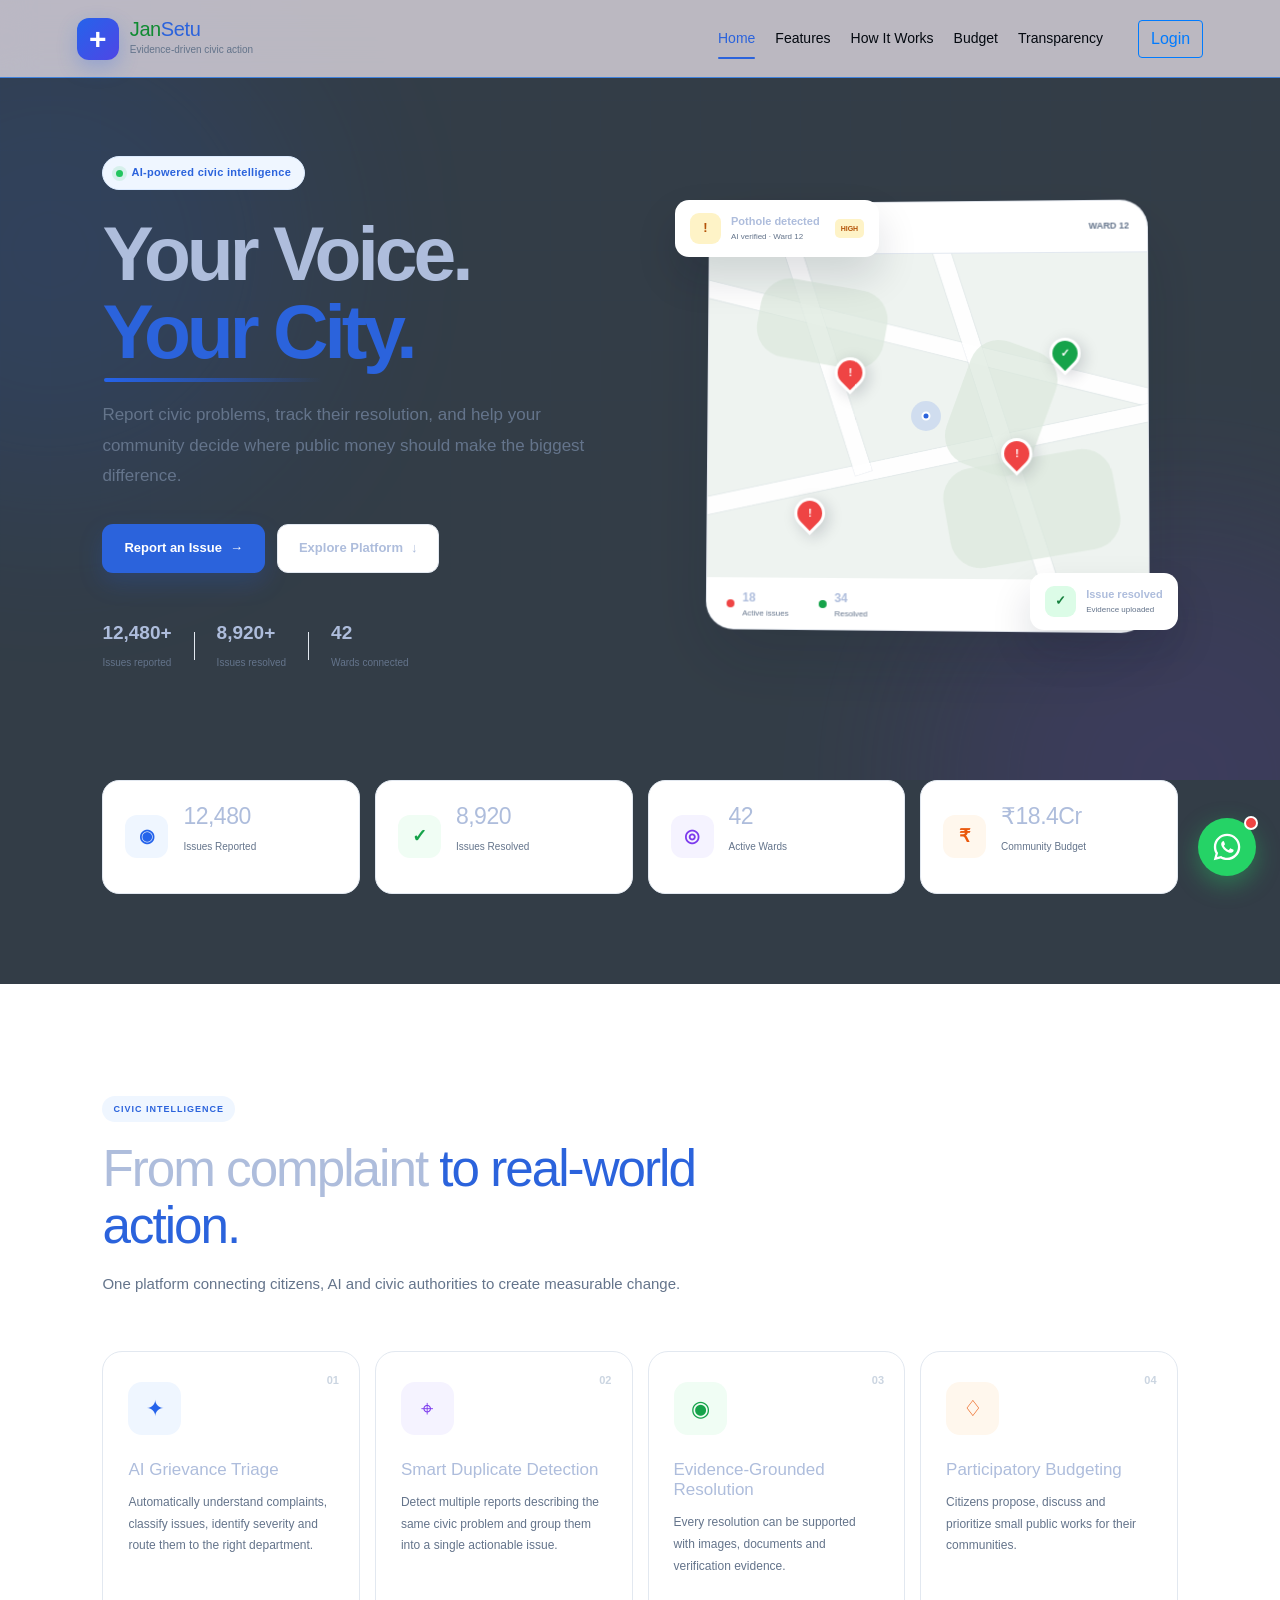
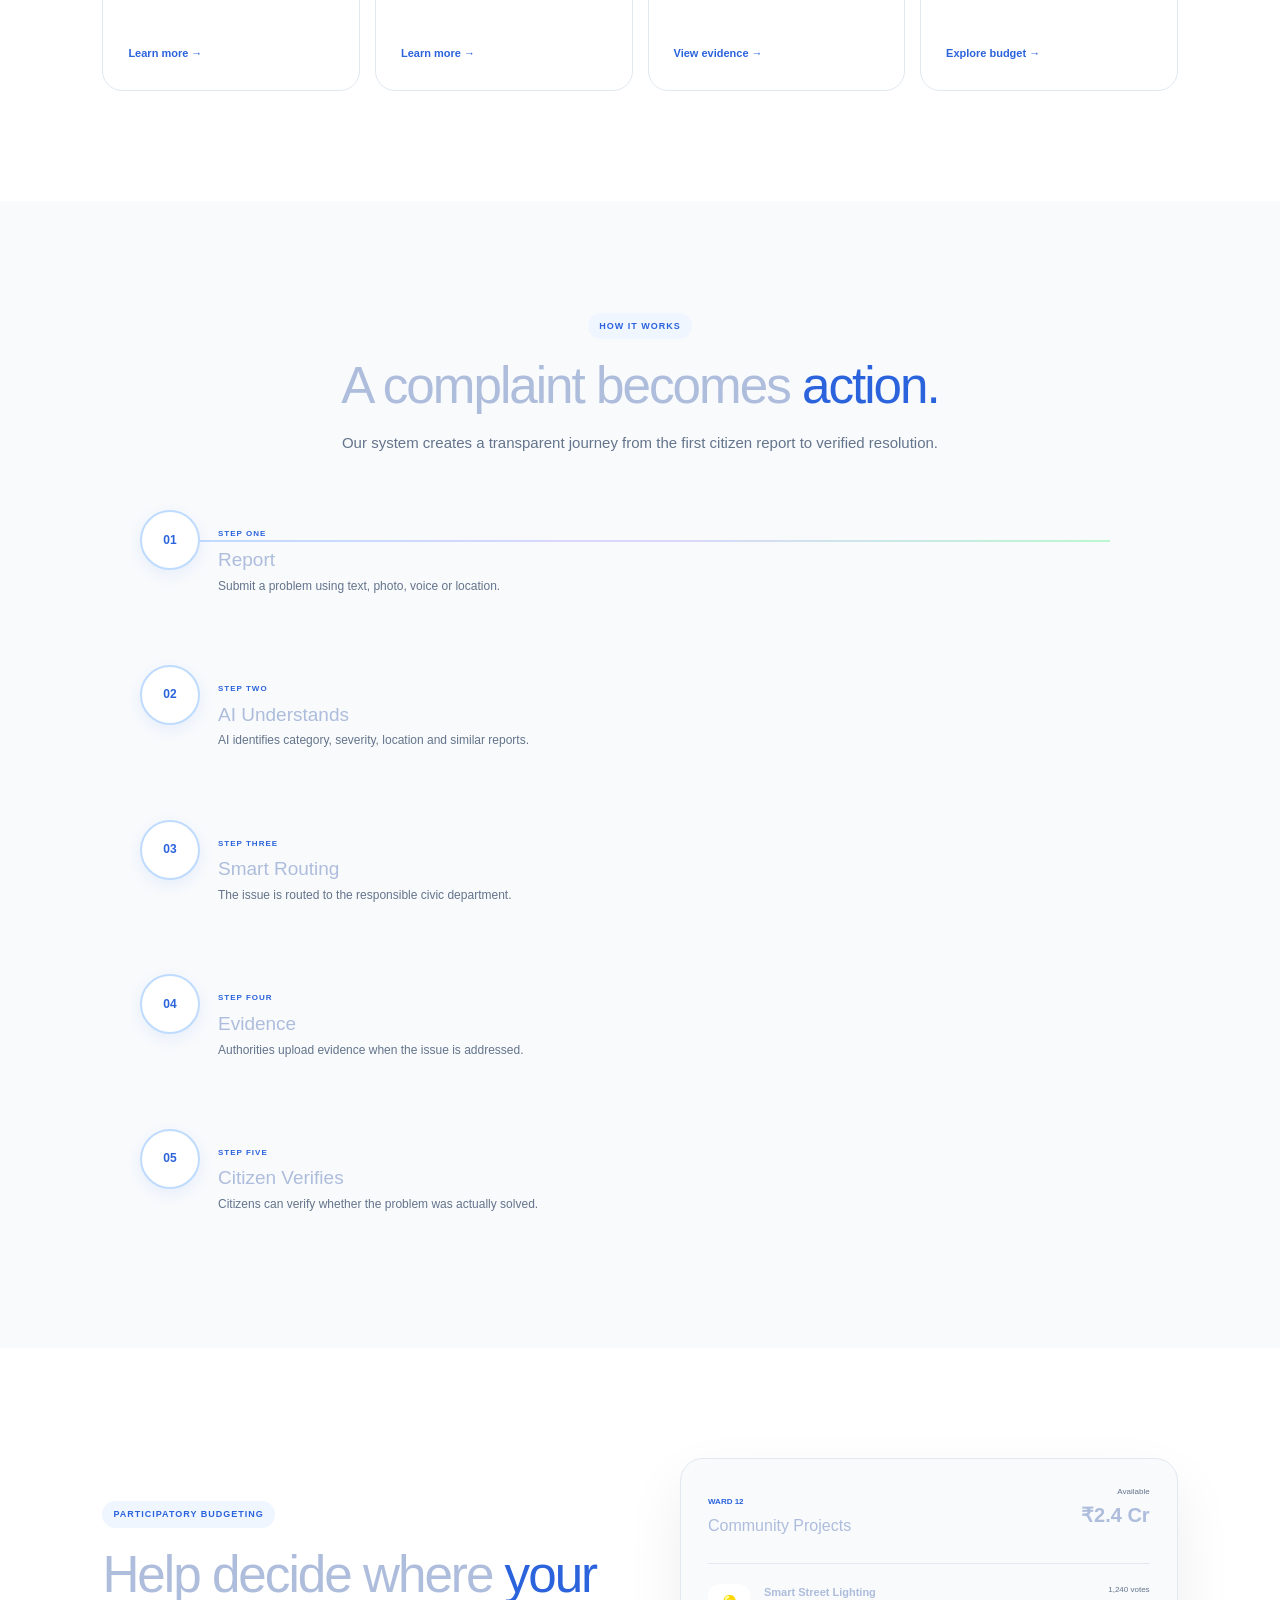
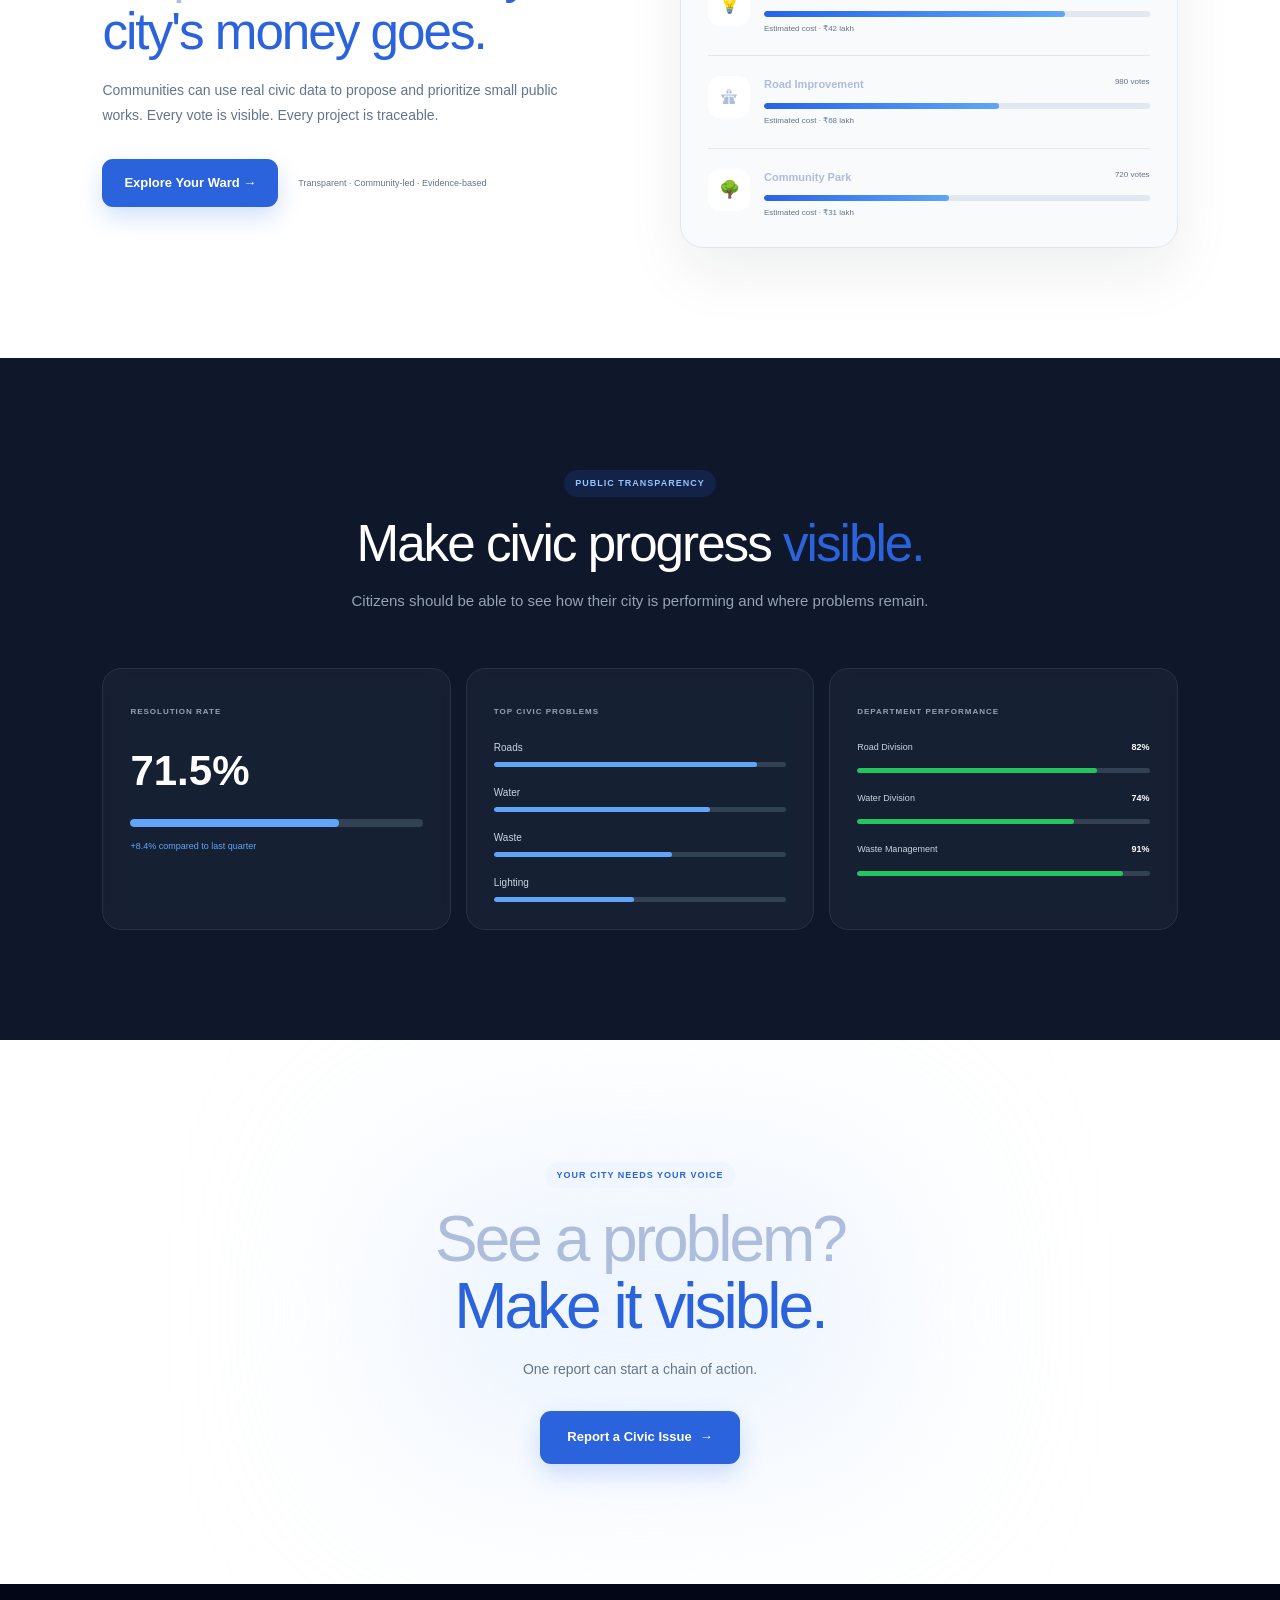
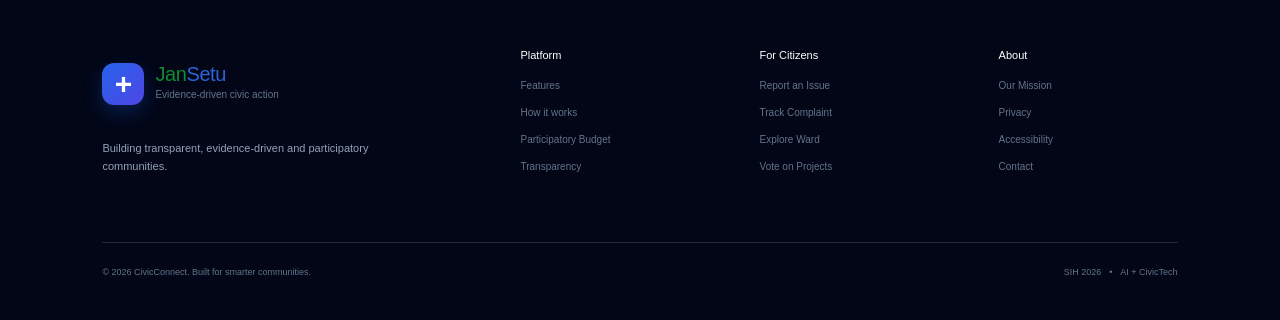
<file: index.html>
<!DOCTYPE html>
<html lang="en">

<head>
    <meta charset="UTF-8">
    <meta name="viewport" content="width=device-width, initial-scale=1.0">

    <title>JanSetu | Evidence-Driven Civic Action</title>

    <meta name="description"
        content="Report civic issues, track resolution and help shape your community through participatory budgeting.">
    <link rel="stylesheet" href="https://cdn.jsdelivr.net/npm/bootstrap@4.0.0/dist/css/bootstrap.min.css" integrity="sha384-Gn5384xqQ1aoWXA+058RXPxPg6fy4IWvTNh0E263XmFcJlSAwiGgFAW/dAiS6JXm" crossorigin="anonymous">
    <link rel="stylesheet" href="style.css">
</head>

<body>

    <!-- ================= NAVBAR ================= -->

    <header class="navbar" id="navbar">

        <div class="logo">
            <div class="logo-mark">
                <span>+</span>
            </div>

            <div class="logo-text">
                <h2>Jan<span>Setu</span></h2>
                <p>Evidence-driven civic action</p>
            </div>
        </div>
        <div>
            
        </div>

        <nav class="desktop-nav">
            <a href="#home" class="active">Home</a>
            <a href="#features">Features</a>
            <a href="#how-it-works">How It Works</a>
            <a href="#budget">Budget</a>
            <a href="#transparency">Transparency</a>
        </nav>

        <div class="nav-buttons">
            <button  class="btn btn-outline-primary" onclick="showLogin()">
                Login
            </button>
        </div>
        <button class="mobile_login" onclick="showLogin()">
          login
        </button>

        <button class="mobile-menu-btn" onclick="toggleMobileMenu()">
            ☰
        </button>
        


    </header>


    <!-- MOBILE MENU -->

    <div class="mobile-menu" id="mobileMenu">

        <a href="#home" onclick="closeMobileMenu()">Home</a>
        <a href="#features" onclick="closeMobileMenu()">Features</a>
        <a href="#how-it-works" onclick="closeMobileMenu()">How It Works</a>
        <a href="#budget" onclick="closeMobileMenu()">Budget</a>
        <a href="#transparency" onclick="closeMobileMenu()">Transparency</a>
    </div>


    <!-- ================= HERO ================= -->

    <main>

        <section class="hero" id="home">

            <div class="hero-background">
                <div class="glow glow-one"></div>
                <div class="glow glow-two"></div>
                <div class="grid-background"></div>
            </div>

            <div class="hero-content reveal">

                <div class="hero-badge">
                    <span class="live-dot"></span>
                    AI-powered civic intelligence
                </div>

                <h1>
                    Your Voice.
                    <br>
                    <span>Your City.</span>
                </h1>

                <p class="hero-description">
                    Report civic problems, track their resolution,
                    and help your community decide where public
                    money should make the biggest difference.
                </p>

                <div class="hero-buttons">

                    <button class="primary-btn" onclick="openReportModal()">
                        Report an Issue
                        <span>→</span>
                    </button>

                    <button class="secondary-btn" onclick="scrollToSection('features')">
                        Explore Platform
                        <span>↓</span>
                    </button>

                </div>

                <div class="hero-trust">

                    <div class="trust-item">
                        <strong>12,480+</strong>
                        <span>Issues reported</span>
                    </div>

                    <div class="trust-divider"></div>

                    <div class="trust-item">
                        <strong>8,920+</strong>
                        <span>Issues resolved</span>
                    </div>

                    <div class="trust-divider"></div>

                    <div class="trust-item">
                        <strong>42</strong>
                        <span>Wards connected</span>
                    </div>

                </div>

            </div>


            <!-- HERO VISUAL -->

            <div class="hero-visual reveal">

                <div class="map-container">

                    <div class="map-top-bar">
                        <div>
                            <span class="map-live"></span>
                            LIVE CIVIC MAP
                        </div>

                        <span>WARD 12</span>
                    </div>

                    <div class="map">

                        <div class="road road-one"></div>
                        <div class="road road-two"></div>
                        <div class="road road-three"></div>
                        <div class="road road-four"></div>

                        <div class="map-area area-one"></div>
                        <div class="map-area area-two"></div>
                        <div class="map-area area-three"></div>

                        <div class="map-marker marker-one">
                            <span>!</span>
                        </div>

                        <div class="map-marker marker-two">
                            <span>!</span>
                        </div>

                        <div class="map-marker marker-three">
                            <span>✓</span>
                        </div>

                        <div class="map-marker marker-four">
                            <span>!</span>
                        </div>

                        <div class="map-center">
                            <div class="center-pulse"></div>
                            <div class="center-dot"></div>
                        </div>

                    </div>


                    <div class="map-bottom">

                        <div class="map-stat">
                            <span class="red-marker"></span>

                            <div>
                                <strong>18</strong>
                                <small>Active issues</small>
                            </div>
                        </div>

                        <div class="map-stat">
                            <span class="green-marker"></span>

                            <div>
                                <strong>34</strong>
                                <small>Resolved</small>
                            </div>
                        </div>

                    </div>

                </div>


                <!-- FLOATING CARD -->

                <div class="floating-card issue-card">

                    <div class="floating-icon warning-icon">
                        !
                    </div>

                    <div>
                        <strong>Pothole detected</strong>
                        <span>AI verified · Ward 12</span>
                    </div>

                    <div class="priority">
                        HIGH
                    </div>

                </div>


                <div class="floating-card resolved-card">

                    <div class="floating-icon success-icon">
                        ✓
                    </div>

                    <div>
                        <strong>Issue resolved</strong>
                        <span>Evidence uploaded</span>
                    </div>

                </div>

            </div>

        </section>


        <!-- ================= STATS ================= -->

        <section class="stats-section">

            <div class="stats-container">

                <div class="stat-card reveal">

                    <div class="stat-icon blue">
                        ◉
                    </div>

                    <div>
                        <h3 data-target="12480">0</h3>
                        <p>Issues Reported</p>
                    </div>

                </div>


                <div class="stat-card reveal">

                    <div class="stat-icon green">
                        ✓
                    </div>

                    <div>
                        <h3 data-target="8920">0</h3>
                        <p>Issues Resolved</p>
                    </div>

                </div>


                <div class="stat-card reveal">

                    <div class="stat-icon purple">
                        ◎
                    </div>

                    <div>
                        <h3 data-target="42">0</h3>
                        <p>Active Wards</p>
                    </div>

                </div>


                <div class="stat-card reveal">

                    <div class="stat-icon orange">
                        ₹
                    </div>

                    <div>
                        <h3>₹18.4Cr</h3>
                        <p>Community Budget</p>
                    </div>

                </div>

            </div>

        </section>


        <!-- ================= FEATURES ================= -->

        <section class="features-section section" id="features">

            <div class="section-heading reveal">

                <span class="section-label">
                    CIVIC INTELLIGENCE
                </span>

                <h2>
                    From complaint
                    <span>to real-world action.</span>
                </h2>

                <p>
                    One platform connecting citizens, AI and
                    civic authorities to create measurable change.
                </p>

            </div>


            <div class="feature-grid">

                <!-- CARD 1 -->

                <article class="feature-card reveal">

                    <div class="feature-number">
                        01
                    </div>

                    <div class="feature-icon-large blue-icon">
                        ✦
                    </div>

                    <h3>
                        AI Grievance Triage
                    </h3>

                    <p>
                        Automatically understand complaints,
                        classify issues, identify severity and
                        route them to the right department.
                    </p>

                    <a href="#how-it-works">
                        Learn more →
                    </a>

                </article>


                <!-- CARD 2 -->

                <article class="feature-card reveal">

                    <div class="feature-number">
                        02
                    </div>

                    <div class="feature-icon-large purple-icon">
                        ⌖
                    </div>

                    <h3>
                        Smart Duplicate Detection
                    </h3>

                    <p>
                        Detect multiple reports describing the
                        same civic problem and group them into
                        a single actionable issue.
                    </p>

                    <a href="#how-it-works">
                        Learn more →
                    </a>

                </article>


                <!-- CARD 3 -->

                <article class="feature-card reveal">

                    <div class="feature-number">
                        03
                    </div>

                    <div class="feature-icon-large green-icon">
                        ◉
                    </div>

                    <h3>
                        Evidence-Grounded Resolution
                    </h3>

                    <p>
                        Every resolution can be supported with
                        images, documents and verification
                        evidence.
                    </p>

                    <a href="#transparency">
                        View evidence →
                    </a>

                </article>


                <!-- CARD 4 -->

                <article class="feature-card reveal">

                    <div class="feature-number">
                        04
                    </div>

                    <div class="feature-icon-large orange-icon">
                        ♢
                    </div>

                    <h3>
                        Participatory Budgeting
                    </h3>

                    <p>
                        Citizens propose, discuss and prioritize
                        small public works for their communities.
                    </p>

                    <a href="#budget">
                        Explore budget →
                    </a>

                </article>

            </div>

        </section>


        <!-- ================= HOW IT WORKS ================= -->

        <section class="how-section section" id="how-it-works">

            <div class="section-heading centered reveal">

                <span class="section-label">
                    HOW IT WORKS
                </span>

                <h2>
                    A complaint becomes
                    <span>action.</span>
                </h2>

                <p>
                    Our system creates a transparent journey
                    from the first citizen report to verified resolution.
                </p>

            </div>


            <div class="timeline">

                <div class="timeline-line"></div>


                <div class="timeline-step reveal">

                    <div class="timeline-number">
                        01
                    </div>

                    <div class="timeline-content">

                        <span>STEP ONE</span>

                        <h3>Report</h3>

                        <p>
                            Submit a problem using text,
                            photo, voice or location.
                        </p>

                    </div>

                </div>


                <div class="timeline-step reveal">

                    <div class="timeline-number">
                        02
                    </div>

                    <div class="timeline-content">

                        <span>STEP TWO</span>

                        <h3>AI Understands</h3>

                        <p>
                            AI identifies category, severity,
                            location and similar reports.
                        </p>

                    </div>

                </div>


                <div class="timeline-step reveal">

                    <div class="timeline-number">
                        03
                    </div>

                    <div class="timeline-content">

                        <span>STEP THREE</span>

                        <h3>Smart Routing</h3>

                        <p>
                            The issue is routed to the
                            responsible civic department.
                        </p>

                    </div>

                </div>


                <div class="timeline-step reveal">

                    <div class="timeline-number">
                        04
                    </div>

                    <div class="timeline-content">

                        <span>STEP FOUR</span>

                        <h3>Evidence</h3>

                        <p>
                            Authorities upload evidence
                            when the issue is addressed.
                        </p>

                    </div>

                </div>


                <div class="timeline-step reveal">

                    <div class="timeline-number">
                        05
                    </div>

                    <div class="timeline-content">

                        <span>STEP FIVE</span>

                        <h3>Citizen Verifies</h3>

                        <p>
                            Citizens can verify whether
                            the problem was actually solved.
                        </p>

                    </div>

                </div>

            </div>

        </section>


        <!-- ================= BUDGET ================= -->

        <section class="budget-section section" id="budget">

            <div class="budget-content reveal">

                <span class="section-label">
                    PARTICIPATORY BUDGETING
                </span>

                <h2>
                    Help decide where
                    <span>your city's money goes.</span>
                </h2>

                <p>
                    Communities can use real civic data to
                    propose and prioritize small public works.
                    Every vote is visible. Every project is traceable.
                </p>

                <div class="budget-actions">

                    <button class="primary-btn" onclick="showBudgetMessage()">
                        Explore Your Ward →
                    </button>

                    <span>
                        Transparent · Community-led · Evidence-based
                    </span>

                </div>

            </div>


            <!-- BUDGET CARD -->

            <div class="budget-dashboard reveal">

                <div class="budget-top">

                    <div>
                        <span>WARD 12</span>
                        <h3>Community Projects</h3>
                    </div>

                    <div class="budget-amount">
                        <small>Available</small>
                        <strong>₹2.4 Cr</strong>
                    </div>

                </div>


                <!-- PROJECT -->

                <div class="project">

                    <div class="project-icon">
                        💡
                    </div>

                    <div class="project-info">

                        <div class="project-title">
                            <strong>Smart Street Lighting</strong>
                            <span>1,240 votes</span>
                        </div>

                        <div class="project-progress">
                            <span style="width: 78%"></span>
                        </div>

                        <small>
                            Estimated cost · ₹42 lakh
                        </small>

                    </div>

                </div>


                <div class="project">

                    <div class="project-icon">
                        🛣
                    </div>

                    <div class="project-info">

                        <div class="project-title">
                            <strong>Road Improvement</strong>
                            <span>980 votes</span>
                        </div>

                        <div class="project-progress">
                            <span style="width: 61%"></span>
                        </div>

                        <small>
                            Estimated cost · ₹68 lakh
                        </small>

                    </div>

                </div>


                <div class="project">

                    <div class="project-icon">
                        🌳
                    </div>

                    <div class="project-info">

                        <div class="project-title">
                            <strong>Community Park</strong>
                            <span>720 votes</span>
                        </div>

                        <div class="project-progress">
                            <span style="width: 48%"></span>
                        </div>

                        <small>
                            Estimated cost · ₹31 lakh
                        </small>

                    </div>

                </div>

            </div>

        </section>


        <!-- ================= TRANSPARENCY ================= -->

        <section class="transparency-section section" id="transparency">

            <div class="transparency-container">

                <div class="section-heading centered reveal">

                    <span class="section-label">
                        PUBLIC TRANSPARENCY
                    </span>

                    <h2>
                        Make civic progress
                        <span>visible.</span>
                    </h2>

                    <p>
                        Citizens should be able to see how their
                        city is performing and where problems remain.
                    </p>

                </div>


                <div class="transparency-grid">

                    <div class="transparency-card reveal">

                        <span>RESOLUTION RATE</span>

                        <strong>71.5%</strong>

                        <div class="big-progress">
                            <span style="width: 71.5%"></span>
                        </div>

                        <small>
                            +8.4% compared to last quarter
                        </small>

                    </div>


                    <div class="transparency-card reveal">

                        <span>TOP CIVIC PROBLEMS</span>

                        <div class="bar-item">
                            <label>Roads</label>
                            <div>
                                <span style="width: 90%"></span>
                            </div>
                        </div>

                        <div class="bar-item">
                            <label>Water</label>
                            <div>
                                <span style="width: 74%"></span>
                            </div>
                        </div>

                        <div class="bar-item">
                            <label>Waste</label>
                            <div>
                                <span style="width: 61%"></span>
                            </div>
                        </div>

                        <div class="bar-item">
                            <label>Lighting</label>
                            <div>
                                <span style="width: 48%"></span>
                            </div>
                        </div>

                    </div>


                    <div class="transparency-card reveal">

                        <span>DEPARTMENT PERFORMANCE</span>

                        <div class="department">

                            <div>
                                <label>Road Division</label>
                                <strong>82%</strong>
                            </div>

                            <div class="mini-progress">
                                <span style="width:82%"></span>
                            </div>

                        </div>

                        <div class="department">

                            <div>
                                <label>Water Division</label>
                                <strong>74%</strong>
                            </div>

                            <div class="mini-progress">
                                <span style="width:74%"></span>
                            </div>

                        </div>

                        <div class="department">

                            <div>
                                <label>Waste Management</label>
                                <strong>91%</strong>
                            </div>

                            <div class="mini-progress">
                                <span style="width:91%"></span>
                            </div>

                        </div>

                    </div>

                </div>

            </div>

        </section>


        <!-- ================= CTA ================= -->

        <section class="cta-section">

            <div class="cta-glow"></div>

            <div class="cta-content reveal">

                <span class="section-label">
                    YOUR CITY NEEDS YOUR VOICE
                </span>

                <h2>
                    See a problem?
                    <br>
                    <span>Make it visible.</span>
                </h2>

                <p>
                    One report can start a chain of action.
                </p>

                <button class="primary-btn large-btn"
                    onclick="openReportModal()">

                    Report a Civic Issue
                    <span>→</span>

                </button>

            </div>

        </section>

    </main>


    <!-- ================= FOOTER ================= -->

    <footer>

        <div class="footer-main">

            <div class="footer-brand">

                <div class="logo">

                    <div class="logo-mark">
                        <span>+</span>
                    </div>

                    <div class="logo-text">
                        <h2>Jan<span>Setu</span></h2>
                        <p>Evidence-driven civic action</p>
                    </div>

                </div>

                <p class="footer-description">
                    Building transparent, evidence-driven
                    and participatory communities.
                </p>

            </div>


            <div class="footer-column">

                <h4>Platform</h4>

                <a href="#features">Features</a>
                <a href="#how-it-works">How it works</a>
                <a href="#budget">Participatory Budget</a>
                <a href="#transparency">Transparency</a>

            </div>


            <div class="footer-column">

                <h4>For Citizens</h4>

                <a href="#">Report an Issue</a>
                <a href="#">Track Complaint</a>
                <a href="#">Explore Ward</a>
                <a href="#">Vote on Projects</a>

            </div>


            <div class="footer-column">

                <h4>About</h4>

                <a href="#">Our Mission</a>
                <a href="#">Privacy</a>
                <a href="#">Accessibility</a>
                <a href="#">Contact</a>

            </div>

        </div>


        <div class="footer-bottom">

            <p>
                © 2026 CivicConnect. Built for smarter communities.
            </p>

            <div>
                <span>SIH 2026</span>
                <span>•</span>
                <span>AI + CivicTech</span>
            </div>

        </div>

    </footer>


    <!-- ================= REPORT MODAL ================= -->

    <div class="modal-overlay" id="reportModal">

        <div class="report-modal">

            <button class="modal-close" onclick="closeReportModal()">
                ×
            </button>

            <div class="modal-header">

                <span class="section-label">
                    REPORT A PROBLEM
                </span>

                <h2>
                    What's happening?
                </h2>

                <p>
                    Tell us about a civic problem in your area.
                </p>

            </div>


            <div class="report-form">

                <label>
                    Describe the problem
                </label>

                <textarea id="issueInput"
                    placeholder="Example: There is a large pothole near the government school..."></textarea>


                <div class="report-tools">

                    <button type="button" onclick="showComingSoon('Photo upload')">
                        <span>📷</span>
                        Add Photo
                    </button>

                    <button type="button" onclick="startVoiceDemo()">
                        <span>🎤</span>
                        Voice
                    </button>

                    <button type="button" onclick="detectLocation()">
                        <span>📍</span>
                        Location
                    </button>

                </div>


                <div id="locationMessage" class="location-message"></div>


                <div class="ai-preview" id="aiPreview">

                    <div class="ai-header">

                        <div class="ai-status">
                            <span class="ai-dot"></span>
                            AI Analysis
                        </div>

                        <span>
                            Preview
                        </span>

                    </div>

                    <p>
                        Describe your issue to see an AI triage preview.
                    </p>

                </div>


                <button class="submit-report-btn"
                    onclick="submitReport()">

                    Submit Issue
                    <span>→</span>

                </button>

            </div>

        </div>

    </div>


    <!-- ================= LOGIN MODAL ================= -->

    <div class="modal-overlay" id="loginModal">

        <div class="login-modal">

            <button class="modal-close" onclick="closeLogin()">
                ×
            </button>

            <div class="login-icon">
                +
            </div>

            <h2>
                Welcome back
            </h2>

            <p>
                Sign in to manage your civic reports.
            </p>
            <div class="role-selection">
    <label class="role-option">
        <input type="radio" name="role" value="citizen" checked>
        <span class="custom-radio"></span>
        <span>Citizen</span>
    </label>

    <label class="role-option">
        <input type="radio" name="role" value="officer">
        <span class="custom-radio"></span>
        <span>Officer</span>
    </label>
</div>

<!-- email -->
            <input
                type="email"
                id="loginEmail"
                placeholder="Email address">
<!-- Password -->
            <input
                type="password"
                id ="loginPassword"
                placeholder="Password">

            <button class="submit-report-btn"
                onclick="loginDemo()">

                Login →
            </button>
            <h6 class ="signup-text">if you are new user please <a href="signup.html" class="s_up">sign up</a> first</h6>

            <small class="demo-note">
                Demo interface — authentication will be connected to the backend.
            </small>

        </div>

    </div>


    <!-- TOAST -->

    <div class="toast" id="toast">

        <span id="toastIcon">✓</span>

        <p id="toastMessage">
            Success
        </p>

    </div>


    <script src="api.js"></script>
    <script src="whatsapp-bot.js"></script>
    <script src="script.js"></script>

</body>

</html>
</file>
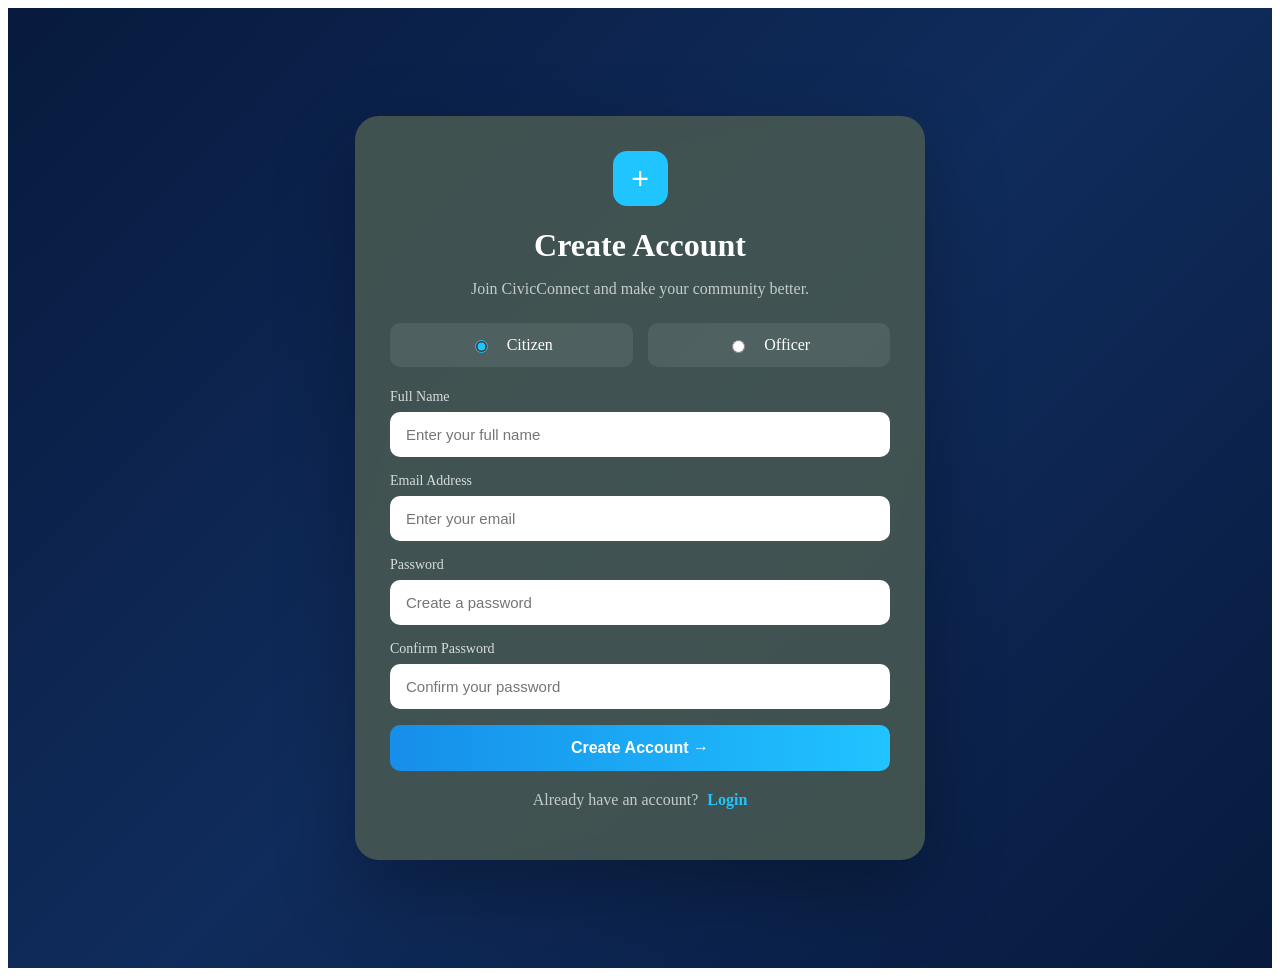
<file: signup.html>
<!DOCTYPE html>
<html lang="en">

<head>
    <meta charset="UTF-8">
    <meta name="viewport" content="width=device-width, initial-scale=1.0">

    <title>CivicConnect - Sign Up</title>

    <link rel="stylesheet" href="signup.css">
</head>

<body>

    <div class="signup-page">

        <div class="signup-card">

            <div class="signup-logo">
                +
            </div>

            <h1>Create Account</h1>

            <p class="signup-subtitle">
                Join CivicConnect and make your community better.
            </p>

            <!-- Role Selection -->

            <div class="role-selection">

                <label class="role-option">
                    <input type="radio" name="role" value="citizen" checked>
                    <span class="custom-radio"></span>
                    <span>Citizen</span>
                </label>

                <label class="role-option">
                    <input type="radio" name="role" value="officer">
                    <span class="custom-radio"></span>
                    <span>Officer</span>
                </label>

            </div>


            <!-- Name -->

            <div class="input-group">

                <label>Full Name</label>

                <input
                    type="text"
                    id="signupName"
                    placeholder="Enter your full name"
                >

            </div>


            <!-- Email -->

            <div class="input-group">

                <label>Email Address</label>

                <input
                    type="email"
                    id="signupEmail"
                    placeholder="Enter your email"
                >

            </div>


            <!-- Password -->

            <div class="input-group">

                <label>Password</label>

                <input
                    type="password"
                    id="signupPassword"
                    placeholder="Create a password"
                >

            </div>


            <!-- Confirm Password -->

            <div class="input-group">

                <label>Confirm Password</label>

                <input
                    type="password"
                    id="confirmPassword"
                    placeholder="Confirm your password"
                >

            </div>


            <!-- Sign Up -->

            <button
                class="signup-btn"
                onclick="createAccount()"
            >
                Create Account →
            </button>


            <!-- Login -->

            <p class="login-text">

                Already have an account?

                <a href="index.html">
                    Login
                </a>

            </p>

        </div>

    </div>


    <script src="api.js"></script>
    <script src="signup.js"></script>

</body>

</html>
</file>
<file: style.css>
/* =====================================================
   CIVICCONNECT
   LANDING PAGE STYLES
===================================================== */

* {
    margin: 0;
    padding: 0;
    box-sizing: border-box;
}

:root {

    --primary: #2b63dc;
    --primary-dark: #1d4ed8;

    --dark: #0f172a;
    --dark-2: #1e293b;

    --text: #aebddc;
    --muted: #64748b;

    --background: #333d47;
    --white: #ffffff;

    --border: #e2e8f0;

    --success: #16a34a;
    --warning: #f59e0b;
    --danger: #ef4444;

    --radius: 20px;

    --shadow:
        0 20px 50px rgba(15, 23, 42, .08);
}

html {
    scroll-behavior: smooth;
}

body {

    font-family:
        Inter,
        -apple-system,
        BlinkMacSystemFont,
        "Segoe UI",
        sans-serif;

    color: var(--text);

    background: var(--background);

    line-height: 1.6;

    overflow-x: hidden;
}

button,
input,
textarea {

    font: inherit;
}

button {

    border: none;

    cursor: pointer;
}

a {

    text-decoration: none;

    color: inherit;
}


/* =====================================================
   NAVBAR
===================================================== */

.navbar {

    position: fixed;

    top: 0;

    left: 0;

    width: 100%;

    height: 78px;

    z-index: 1000;

    display: flex;

    align-items: center;

    justify-content: space-between;

    padding: 0 6%;

    background:
        rgba(246, 237, 245, 0.7);

    backdrop-filter: blur(18px);

    border-bottom:
        1px solid rgba(12, 108, 233, 0.7);

    transition: .3s;
}

.navbar.scrolled {

    box-shadow:
        0 10px 30px rgba(215, 219, 228, 0.08);
}

.logo {

    display: flex;

    align-items: center;

    gap: 11px;
}

.logo-mark {

    width: 42px;

    height: 42px;

    display: flex;

    align-items: center;

    justify-content: center;

    border-radius: 12px;

    color: white;

    background:
        linear-gradient(
            135deg,
            #2563eb,
            #4f46e5
        );

    box-shadow:
        0 8px 20px
        rgba(37, 99, 235, .25);
}

.logo-mark span {

    font-size: 30px;

    font-weight: 700;
}

.logo-text h2 {
    color: rgb(16, 139, 51);

    font-size: 20px;

    line-height: 0.5;

    letter-spacing: -.4px;
    margin-top:20px;
}

.logo-text h2 span {

    color: var(--primary);
}

.logo-text p {
    color:rgb(11, 6, 6);
    

    color: var(--muted);

    font-size: 10px;

    margin-top: 6px;
}

.desktop-nav {

    display: flex;

    align-items: center;

    gap: 20px;

    margin-left: auto;

    margin-right: 35px;
}

.desktop-nav a {

    color: #040910;

    font-size: 14px;

    font-weight: 450;

    position: relative;

    transition: .25s;
}

.desktop-nav a:hover,
.desktop-nav a.active {

    color: var(--primary);
}

.desktop-nav a.active::after {

    content: "";

    position: absolute;

    bottom: -9px;

    left: 0;

    width: 100%;

    height: 2px;

    border-radius: 5px;

    background: var(--primary);
}

.nav-buttons {

    display: flex;

    align-items: center;

    gap: 10=1px;
}

.btn btn-outline-primary {

    padding: 10px 17px;

   


    font-size: 13px;

    font-weight: 1000;
}

.nav-report-btn {

    padding: 11px 18px;

    border-radius: 10px;

    color: rgb(17, 13, 13);

    background: var(--primary);

    font-size: 12px;

    font-weight: 600;

    transition: .3s;
}

.nav-report-btn:hover {

    background: var(--primary-dark);

    transform: translateY(-2px);
}

.nav-report-btn span {

    margin-left: 5px;
}

.mobile-menu-btn {

    display: none;

    background: transparent;

    font-size: 24px;
}


 .mobile_login{
        display:none;
    }

@media (max-width:850px){
    .mobile_login {
        display: block;

        margin-left: auto;
        margin-right: 15px;

        padding: 8px 18px;

        background: #20c4ff;
        color: white;

        border: none;
        border-radius: 8px;

        font-size: 15px;
        font-weight: 600;

        cursor: pointer;
        transition: 0.3s ease;
    }

    .mobile_login:hover {
        background: #0aaee8;
        transform: translateY(-2px);
    }
}

/* =====================================================
   MOBILE MENU
===================================================== */

.mobile-menu {

    display: none;

    position: fixed;

    top: 78px;

    left: 0;

    width: 100%;

    z-index: 999;

    padding: 20px;

    background: white;

    box-shadow:
        0 20px 30px rgba(15, 23, 42, .1);
}

.mobile-menu.open {

    display: flex;

    flex-direction: column;

    gap: 15px;
}

.mobile-menu a {

    padding: 12px;

    border-radius: 10px;

    color: var(--text);
}

.mobile-menu a:hover {

    background: #eff6ff;

    color: var(--primary);
}

.mobile-menu button {

    padding: 13px;

    border-radius: 10px;

    color: white;

    background: var(--primary);
}


/* =====================================================
   HERO
===================================================== */

.hero {

    min-height: 780px;

    padding:
        150px 8%
        100px;

    position: relative;

    display: grid;

    grid-template-columns:
        1fr 1fr;

    align-items: center;

    gap: 70px;

    overflow: hidden;
}

.hero-background {

    position: absolute;

    inset: 0;

    pointer-events: none;
}

.grid-background {

    position: absolute;

    inset: 0;

    opacity: .35;

    background-image:

        linear-gradient(
            rgba(37, 99, 235, .04) 1px,
            transparent 1px
        ),

        linear-gradient(
            90deg,
            rgba(37, 99, 235, .04) 1px,
            transparent 1px
        );

    background-size:
        50px 50px;

    mask-image:
        linear-gradient(
            to bottom,
            black,
            transparent
        );
}

.glow {

    position: absolute;

    width: 500px;

    height: 500px;

    border-radius: 50%;

    filter: blur(100px);

    opacity: .12;
}

.glow-one {

    background: #2563eb;

    top: 0;

    left: -200px;
}

.glow-two {

    background: #7c3aed;

    bottom: -250px;

    right: -150px;
}

.hero-content {

    position: relative;

    z-index: 2;
}

.hero-badge {

    display: inline-flex;

    align-items: center;

    gap: 8px;

    padding: 7px 13px;

    border-radius: 50px;

    background: #eff6ff;

    border: 1px solid #dbeafe;

    color: var(--primary);

    font-size: 11px;

    font-weight: 700;

    letter-spacing: .3px;
}

.live-dot {

    width: 7px;

    height: 7px;

    border-radius: 50%;

    background: #22c55e;

    box-shadow:
        0 0 0 4px
        rgba(34, 197, 94, .12);

    animation: livePulse 2s infinite;
}

@keyframes livePulse {

    0%,
    100% {

        box-shadow:
            0 0 0 3px
            rgba(34, 197, 94, .12);
    }

    50% {

        box-shadow:
            0 0 0 7px
            rgba(34, 197, 94, .04);
    }
}

.hero h1 {

    margin-top: 25px;

    font-size:
        clamp(52px, 6vw, 82px);

    line-height: 1.01;

    letter-spacing: -4px;

    font-weight: 800;
}

.hero h1 span {

    color: var(--primary);

    position: relative;
}

.hero h1 span::after {

    content: "";

    position: absolute;

    left: 2px;

    bottom: -8px;

    width: 70%;

    height: 4px;

    border-radius: 5px;

    background:
        linear-gradient(
            90deg,
            #2563eb,
            transparent
        );
}

.hero-description {

    max-width: 610px;

    margin-top: 30px;

    color: var(--muted);

    font-size: 17px;

    line-height: 1.8;
}

.hero-buttons {

    display: flex;

    align-items: center;

    gap: 12px;

    margin-top: 32px;
}

.primary-btn {

    display: inline-flex;

    align-items: center;

    justify-content: center;

    gap: 8px;

    padding: 14px 22px;

    border-radius: 11px;

    color: white;

    background: var(--primary);

    font-size: 13px;

    font-weight: 700;

    transition: .3s;

    box-shadow:
        0 10px 25px
        rgba(37, 99, 235, .2);
}

.primary-btn:hover {

    transform: translateY(-3px);

    background: var(--primary-dark);

    box-shadow:
        0 15px 30px
        rgba(37, 99, 235, .28);
}

.secondary-btn {

    display: inline-flex;

    align-items: center;

    gap: 8px;

    padding: 13px 21px;

    border-radius: 11px;

    background: white;

    color: var(--text);

    border:
        1px solid var(--border);

    font-size: 13px;

    font-weight: 600;

    transition: .3s;
}

.secondary-btn:hover {

    border-color: #bfdbfe;

    background: #f8fbff;

    transform: translateY(-2px);
}

.hero-trust {

    display: flex;

    align-items: center;

    gap: 22px;

    margin-top: 45px;
}

.trust-item strong {

    display: block;

    font-size: 19px;

    font-weight: 750;
}

.trust-item span {

    color: var(--muted);

    font-size: 10px;
}

.trust-divider {

    height: 28px;

    width: 1px;

    background: var(--border);
}


/* =====================================================
   HERO MAP
===================================================== */

.hero-visual {

    position: relative;

    height: 500px;

    display: flex;

    align-items: center;

    justify-content: center;

    z-index: 2;
}

.map-container {

    width: 88%;

    height: 430px;

    overflow: hidden;

    border-radius: 28px;

    background: white;

    border:
        1px solid rgba(148, 163, 184, .3);

    box-shadow:
        0 30px 70px
        rgba(15, 23, 42, .13);

    transform:
        perspective(1200px)
        rotateY(-3deg)
        rotateX(2deg);
}

.map-top-bar {

    height: 52px;

    padding: 0 18px;

    display: flex;

    align-items: center;

    justify-content: space-between;

    color: #64748b;

    font-size: 9px;

    font-weight: 700;

    border-bottom:
        1px solid #e2e8f0;
}

.map-top-bar > div {

    display: flex;

    align-items: center;

    gap: 7px;
}

.map-live {

    width: 6px;

    height: 6px;

    border-radius: 50%;

    background: #22c55e;
}

.map {

    position: relative;

    height: 325px;

    overflow: hidden;

    background:
        #eef3f0;
}

.road {

    position: absolute;

    height: 17px;

    background:
        rgba(255, 255, 255, .95);

    box-shadow:
        0 0 0 1px
        rgba(148, 163, 184, .12);
}

.road-one {

    width: 120%;

    top: 25%;

    left: -10%;

    transform: rotate(14deg);
}

.road-two {

    width: 120%;

    top: 61%;

    left: -10%;

    transform: rotate(-12deg);
}

.road-three {

    width: 90%;

    top: 45%;

    left: 20%;

    transform: rotate(72deg);
}

.road-four {

    width: 70%;

    top: 20%;

    left: -10%;

    transform: rotate(72deg);
}

.map-area {

    position: absolute;

    background: #dce9dd;

    opacity: .7;

    border-radius: 30px;
}

.area-one {

    width: 130px;

    height: 80px;

    top: 30px;

    left: 50px;

    transform: rotate(10deg);
}

.area-two {

    width: 170px;

    height: 100px;

    bottom: 20px;

    right: 30px;

    transform: rotate(-10deg);
}

.area-three {

    width: 90px;

    height: 130px;

    top: 90px;

    right: 100px;

    transform: rotate(20deg);
}

.map-marker {

    position: absolute;

    width: 31px;

    height: 31px;

    display: flex;

    align-items: center;

    justify-content: center;

    border-radius: 50% 50% 50% 0;

    transform: rotate(-45deg);

    color: white;

    background: var(--danger);

    border: 3px solid white;

    box-shadow:
        0 5px 15px
        rgba(15, 23, 42, .18);

    z-index: 5;

    animation: markerFloat 3s infinite;
}

.map-marker span {

    transform: rotate(45deg);

    font-size: 11px;

    font-weight: 800;
}

.marker-one {

    top: 32%;

    left: 29%;
}

.marker-two {

    top: 57%;

    right: 26%;
}

.marker-three {

    top: 26%;

    right: 15%;

    background: var(--success);

    animation-delay: .5s;
}

.marker-four {

    bottom: 15%;

    left: 20%;

    animation-delay: 1s;
}

@keyframes markerFloat {

    0%,
    100% {

        transform:
            rotate(-45deg)
            translateY(0);
    }

    50% {

        transform:
            rotate(-45deg)
            translateY(-5px);
    }
}

.map-center {

    position: absolute;

    top: 50%;

    left: 50%;

    transform: translate(-50%, -50%);

    width: 30px;

    height: 30px;
}

.center-dot {

    position: absolute;

    top: 50%;

    left: 50%;

    width: 9px;

    height: 9px;

    transform: translate(-50%, -50%);

    background: var(--primary);

    border: 2px solid white;

    border-radius: 50%;

    z-index: 2;
}

.center-pulse {

    width: 30px;

    height: 30px;

    border-radius: 50%;

    background:
        rgba(37, 99, 235, .15);

    animation: centerPulse 2s infinite;
}

@keyframes centerPulse {

    0% {

        transform: scale(.6);

        opacity: 1;
    }

    100% {

        transform: scale(1.7);

        opacity: 0;
    }
}

.map-bottom {

    height: 53px;

    padding: 0 20px;

    display: flex;

    align-items: center;

    gap: 30px;

    background: white;
}

.map-stat {

    display: flex;

    align-items: center;

    gap: 8px;
}

.map-stat > span {

    width: 8px;

    height: 8px;

    border-radius: 50%;
}

.red-marker {

    background: var(--danger);
}

.green-marker {

    background: var(--success);
}

.map-stat strong {

    display: block;

    font-size: 12px;
}

.map-stat small {

    display: block;

    color: var(--muted);

    font-size: 8px;
}


/* FLOATING CARDS */

.floating-card {

    position: absolute;

    display: flex;

    align-items: center;

    gap: 10px;

    padding: 13px 15px;

    background: white;

    border-radius: 14px;

    box-shadow:
        0 20px 40px
        rgba(15, 23, 42, .14);

    z-index: 10;
}

.issue-card {

    top: 35px;

    left: 0;

    animation:
        floating 4s ease-in-out infinite;
}

.resolved-card {

    bottom: 35px;

    right: 0;

    animation:
        floating 4s ease-in-out infinite reverse;
}

@keyframes floating {

    0%,
    100% {

        transform: translateY(0);
    }

    50% {

        transform: translateY(-9px);
    }
}

.floating-icon {

    width: 31px;

    height: 31px;

    display: flex;

    align-items: center;

    justify-content: center;

    border-radius: 9px;

    font-size: 13px;

    font-weight: 800;
}

.warning-icon {

    color: #b45309;

    background: #fef3c7;
}

.success-icon {

    color: #15803d;

    background: #dcfce7;
}

.floating-card strong {

    display: block;

    font-size: 11px;
}

.floating-card span {

    display: block;

    color: var(--muted);

    font-size: 8px;
}

.priority {

    margin-left: 5px;

    padding: 4px 6px;

    border-radius: 5px;

    color: #b45309;

    background: #fef3c7;

    font-size: 7px;

    font-weight: 800;
}


/* =====================================================
   STATS
===================================================== */

.stats-section {

    padding: 0 8% 90px;
}

.stats-container {

    display: grid;

    grid-template-columns:
        repeat(4, 1fr);

    gap: 15px;
}

.stat-card {

    display: flex;

    align-items: center;

    gap: 15px;

    padding: 22px;

    background: white;

    border: 1px solid var(--border);

    border-radius: 17px;

    transition: .3s;
}

.stat-card:hover {

    transform: translateY(-4px);

    box-shadow: var(--shadow);
}

.stat-icon {

    width: 43px;

    height: 43px;

    display: flex;

    align-items: center;

    justify-content: center;

    border-radius: 12px;

    font-size: 18px;

    font-weight: 700;
}

.stat-icon.blue {

    color: #2563eb;

    background: #eff6ff;
}

.stat-icon.green {

    color: #16a34a;

    background: #f0fdf4;
}

.stat-icon.purple {

    color: #7c3aed;

    background: #f5f3ff;
}

.stat-icon.orange {

    color: #ea580c;

    background: #fff7ed;
}

.stat-card h3 {

    font-size: 23px;

    letter-spacing: -.5px;
}

.stat-card p {

    color: var(--muted);

    font-size: 10px;
}


/* =====================================================
   COMMON SECTION
===================================================== */

.section {

    padding:
        110px 8%;
}

.section-heading {

    max-width: 700px;

    margin-bottom: 55px;
}

.section-heading.centered {

    margin-left: auto;

    margin-right: auto;

    text-align: center;
}

.section-label {

    display: inline-block;

    padding: 6px 11px;

    border-radius: 50px;

    color: var(--primary);

    background: #eff6ff;

    font-size: 9px;

    font-weight: 800;

    letter-spacing: 1px;
}

.section-heading h2 {

    margin-top: 18px;

    font-size:
        clamp(35px, 4vw, 53px);

    line-height: 1.12;

    letter-spacing: -2px;
}

.section-heading h2 span {

    color: var(--primary);
}

.section-heading p {

    margin-top: 17px;

    color: var(--muted);

    font-size: 15px;
}


/* =====================================================
   FEATURES
===================================================== */

.features-section {

    background: white;
}

.feature-grid {

    display: grid;

    grid-template-columns:
        repeat(4, 1fr);

    gap: 15px;
}

.feature-card {

    position: relative;

    padding: 30px 25px;

    min-height: 340px;

    border:
        1px solid var(--border);

    border-radius: 20px;

    background: white;

    overflow: hidden;

    transition: .35s;
}

.feature-card::before {

    content: "";

    position: absolute;

    top: -100px;

    right: -100px;

    width: 200px;

    height: 200px;

    border-radius: 50%;

    background: #eff6ff;

    opacity: 0;

    transition: .4s;
}

.feature-card:hover {

    transform:
        translateY(-8px);

    box-shadow:
        0 25px 50px
        rgba(15, 23, 42, .09);

    border-color: #bfdbfe;
}

.feature-card:hover::before {

    opacity: 1;
}

.feature-number {

    position: absolute;

    top: 20px;

    right: 20px;

    color: #cbd5e1;

    font-size: 11px;

    font-weight: 800;
}

.feature-icon-large {

    width: 53px;

    height: 53px;

    display: flex;

    align-items: center;

    justify-content: center;

    border-radius: 14px;

    font-size: 22px;

    margin-bottom: 25px;
}

.blue-icon {

    color: #2563eb;

    background: #eff6ff;
}

.purple-icon {

    color: #7c3aed;

    background: #f5f3ff;
}

.green-icon {

    color: #16a34a;

    background: #f0fdf4;
}

.orange-icon {

    color: #ea580c;

    background: #fff7ed;
}

.feature-card h3 {

    font-size: 17px;

    margin-bottom: 12px;
}

.feature-card p {

    color: var(--muted);

    font-size: 12px;

    line-height: 1.8;
}

.feature-card a {

    position: absolute;

    bottom: 27px;

    left: 25px;

    color: var(--primary);

    font-size: 11px;

    font-weight: 700;
}


/* =====================================================
   HOW IT WORKS
===================================================== */

.how-section {

    background: #f8fafc;
}

.timeline {

    position: relative;

    max-width: 1000px;

    margin: auto;
}

.timeline-line {

    position: absolute;

    top: 30px;

    left: 30px;

    right: 30px;

    height: 2px;

    background:
        linear-gradient(
            90deg,
            #bfdbfe,
            #ddd6fe,
            #bbf7d0
        );
}

.timeline-step {

    position: relative;

    display: grid;

    grid-template-columns:
        60px 1fr;

    gap: 18px;

    margin-bottom: 45px;
}

.timeline-step:last-child {

    margin-bottom: 0;
}

.timeline-number {

    width: 60px;

    height: 60px;

    display: flex;

    align-items: center;

    justify-content: center;

    border-radius: 50%;

    color: var(--primary);

    background: white;

    border:
        2px solid #bfdbfe;

    font-size: 12px;

    font-weight: 800;

    z-index: 2;

    box-shadow:
        0 5px 15px
        rgba(37, 99, 235, .08);
}

.timeline-content {

    padding: 8px 0;
}

.timeline-content > span {

    color: var(--primary);

    font-size: 8px;

    font-weight: 800;

    letter-spacing: 1px;
}

.timeline-content h3 {

    margin: 5px 0;

    font-size: 19px;
}

.timeline-content p {

    max-width: 500px;

    color: var(--muted);

    font-size: 12px;
}


/* =====================================================
   BUDGET
===================================================== */

.budget-section {

    display: grid;

    grid-template-columns:
        1fr 1fr;

    align-items: center;

    gap: 80px;

    background: white;
}

.budget-content {

    max-width: 600px;
}

.budget-content h2 {

    margin-top: 18px;

    font-size:
        clamp(35px, 4vw, 52px);

    line-height: 1.12;

    letter-spacing: -2px;
}

.budget-content h2 span {

    color: var(--primary);
}

.budget-content > p {

    margin-top: 18px;

    color: var(--muted);

    font-size: 14px;

    line-height: 1.8;
}

.budget-actions {

    display: flex;

    align-items: center;

    gap: 20px;

    margin-top: 30px;
}

.budget-actions > span {

    color: var(--muted);

    font-size: 9px;
}

.budget-dashboard {

    padding: 27px;

    border:
        1px solid var(--border);

    border-radius: 23px;

    background: #f8fafc;

    box-shadow:
        0 25px 60px
        rgba(15, 23, 42, .07);
}

.budget-top {

    display: flex;

    justify-content: space-between;

    align-items: flex-start;

    padding-bottom: 20px;

    border-bottom:
        1px solid var(--border);
}

.budget-top > div:first-child span {

    color: var(--primary);

    font-size: 8px;

    font-weight: 800;
}

.budget-top h3 {

    margin-top: 4px;

    font-size: 16px;
}

.budget-amount {

    text-align: right;
}

.budget-amount small {

    display: block;

    color: var(--muted);

    font-size: 8px;
}

.budget-amount strong {

    color: var(--text);

    font-size: 20px;
}

.project {

    display: flex;

    gap: 14px;

    padding: 20px 0;

    border-bottom:
        1px solid var(--border);
}

.project:last-child {

    border-bottom: none;

    padding-bottom: 0;
}

.project-icon {

    width: 42px;

    height: 42px;

    display: flex;

    align-items: center;

    justify-content: center;

    border-radius: 12px;

    background: white;

    font-size: 17px;
}

.project-info {

    flex: 1;
}

.project-title {

    display: flex;

    justify-content: space-between;

    gap: 10px;

    margin-bottom: 9px;
}

.project-title strong {

    font-size: 11px;
}

.project-title span {

    color: var(--muted);

    font-size: 8px;
}

.project-progress {

    height: 6px;

    overflow: hidden;

    border-radius: 50px;

    background: #e2e8f0;
}

.project-progress span {

    display: block;

    height: 100%;

    border-radius: inherit;

    background:
        linear-gradient(
            90deg,
            #2563eb,
            #60a5fa
        );
}

.project-info > small {

    display: block;

    margin-top: 6px;

    color: var(--muted);

    font-size: 8px;
}


/* =====================================================
   TRANSPARENCY
===================================================== */

.transparency-section {

    background: #0f172a;

    color: white;
}

.transparency-section .section-label {

    color: #93c5fd;

    background:
        rgba(37, 99, 235, .15);
}

.transparency-section
.section-heading p {

    color: #94a3b8;
}

.transparency-grid {

    display: grid;

    grid-template-columns:
        1fr 1fr 1fr;

    gap: 15px;
}

.transparency-card {

    padding: 27px;

    border:
        1px solid #263449;

    border-radius: 19px;

    background:
        rgba(30, 41, 59, .55);

    backdrop-filter: blur(10px);
}

.transparency-card > span {

    color: #94a3b8;

    font-size: 8px;

    font-weight: 800;

    letter-spacing: 1px;
}

.transparency-card > strong {

    display: block;

    margin: 15px 0;

    font-size: 42px;
}

.big-progress {

    height: 8px;

    overflow: hidden;

    border-radius: 50px;

    background: #334155;
}

.big-progress span {

    display: block;

    height: 100%;

    background: #60a5fa;

    border-radius: inherit;
}

.transparency-card > small {

    display: block;

    margin-top: 12px;

    color: #60a5fa;

    font-size: 9px;
}

.bar-item {

    margin-top: 18px;
}

.bar-item label {

    display: block;

    margin-bottom: 6px;

    color: #cbd5e1;

    font-size: 10px;
}

.bar-item > div {

    height: 5px;

    border-radius: 50px;

    overflow: hidden;

    background: #334155;
}

.bar-item > div span {

    display: block;

    height: 100%;

    background: #60a5fa;

    border-radius: inherit;
}

.department {

    margin-top: 18px;
}

.department > div:first-child {

    display: flex;

    justify-content: space-between;

    margin-bottom: 6px;
}

.department label {

    color: #cbd5e1;

    font-size: 9px;
}

.department strong {

    color: white;

    font-size: 9px;
}

.mini-progress {

    height: 5px;

    overflow: hidden;

    border-radius: 50px;

    background: #334155;
}

.mini-progress span {

    display: block;

    height: 100%;

    border-radius: inherit;

    background: #22c55e;
}


/* =====================================================
   CTA
===================================================== */

.cta-section {

    position: relative;

    padding: 120px 8%;

    overflow: hidden;

    text-align: center;

    background: white;
}

.cta-glow {

    position: absolute;

    width: 500px;

    height: 300px;

    left: 50%;

    top: 50%;

    transform:
        translate(-50%, -50%);

    background: #dbeafe;

    filter: blur(100px);

    opacity: .5;
}

.cta-content {

    position: relative;

    z-index: 2;
}

.cta-content h2 {

    margin-top: 18px;

    font-size:
        clamp(40px, 5vw, 65px);

    line-height: 1.05;

    letter-spacing: -3px;
}

.cta-content h2 span {

    color: var(--primary);
}

.cta-content p {

    margin: 18px 0 30px;

    color: var(--muted);

    font-size: 14px;
}

.large-btn {

    padding:
        16px 27px;
}


/* =====================================================
   FOOTER
===================================================== */

footer {

    padding:
        65px 8%
        25px;

    color: white;

    background: #020617;
}

.footer-main {

    display: grid;

    grid-template-columns:
        2fr 1fr 1fr 1fr;

    gap: 60px;

    padding-bottom: 50px;
}

.footer-brand .logo-text h2 {

    color: rgb(16, 139, 51);
}

.footer-description {

    max-width: 300px;

    margin-top: 20px;

    color: #94a3b8;

    font-size: 11px;

    line-height: 1.7;
}

.footer-column {

    display: flex;

    flex-direction: column;

    gap: 11px;
}

.footer-column h4 {

    margin-bottom: 5px;

    color: white;

    font-size: 11px;
}

.footer-column a {

    color: #64748b;

    font-size: 10px;

    transition: .2s;
}

.footer-column a:hover {

    color: #93c5fd;
}

.footer-bottom {

    display: flex;

    justify-content: space-between;

    padding-top: 22px;

    border-top:
        1px solid #1e293b;

    color: #64748b;

    font-size: 9px;
}

.footer-bottom div {

    display: flex;

    gap: 8px;
}


/* =====================================================
   MODAL
===================================================== */

.modal-overlay {

    position: fixed;

    inset: 0;

    z-index: 3000;

    display: none;

    align-items: center;

    justify-content: center;

    padding: 20px;

    background:
        rgba(15, 23, 42, .65);

    backdrop-filter: blur(8px);
}

.modal-overlay.active {

    display: flex;
}

.report-modal,
/*.............. ROLE SELECTION.............................. */

.role-selection {
    display: flex;
    justify-content: center;
    align-items: center;
    gap: 50px;
    margin: 20px 0;
}

.role-option {
    display: flex;
    align-items: center;
    gap: 10px;

    cursor: pointer;

    font-size: 17px;
    font-weight: 600;
    color: #ffffff;

    transition: 0.3s ease;
}

/* Hide default radio */
.role-option input {
    display: none;
}

/* Custom radio circle */
.custom-radio {
    width: 22px;
    height: 22px;

    border: 3px solid #ffffff;
    border-radius: 50%;

    display: flex;
    align-items: center;
    justify-content: center;

    transition: 0.3s ease;
}

/* Selected radio */
.role-option input:checked + .custom-radio {
    border-color: #20c4ff;
}

/* Inner circle */
.role-option input:checked + .custom-radio::after {
    content: "";

    width: 10px;
    height: 10px;

    background: #20c4ff;
    border-radius: 50%;
}

/* Hover */
.role-option:hover {
    transform: translateY(-2px);
}
.login-modal {

    position: relative;

    width:
        min(570px, 100%);

    max-height: 90vh;

    overflow-y: auto;

    padding: 35px;

    border-radius: 24px;

    background: rgb(73, 91, 82);

    box-shadow:
        0 30px 80px
        rgba(0, 0, 0, .2);

    animation:
        modalIn .3s ease;
}
.s_up{
    color:#4d66d8;
}

@keyframes modalIn {

    from {

        opacity: 0;

        transform:
            scale(.92)
            translateY(20px);
    }

    to {

        opacity: 1;

        transform:
            scale(1)
            translateY(0);
    }
}

.modal-close {

    position: absolute;

    top: 15px;

    right: 18px;

    width: 35px;

    height: 35px;

    border-radius: 50%;

    color: #64748b;

    background: #f1f5f9;

    font-size: 22px;
}

.modal-header h2 {

    margin-top: 14px;

    font-size: 31px;

    letter-spacing: -1px;
}

.modal-header p {

    margin-top: 5px;

    color: var(--muted);

    font-size: 12px;
}

.report-form {

    margin-top: 25px;
}

.report-form > label {

    display: block;

    margin-bottom: 8px;

    font-size: 11px;

    font-weight: 700;
}

.report-form textarea {

    width: 100%;

    min-height: 130px;

    resize: vertical;

    padding: 14px;

    outline: none;

    border:
        1px solid var(--border);

    border-radius: 12px;

    font-size: 12px;

    transition: .2s;
}

.report-form textarea:focus {

    border-color: #93c5fd;

    box-shadow:
        0 0 0 3px
        rgba(37, 99, 235, .08);
}

.report-tools {

    display: grid;

    grid-template-columns:
        repeat(3, 1fr);

    gap: 8px;

    margin-top: 10px;
}

.report-tools button {

    display: flex;

    align-items: center;

    justify-content: center;

    gap: 5px;

    padding: 11px;

    border:
        1px solid var(--border);

    border-radius: 10px;

    background: #f8fafc;

    font-size: 10px;

    transition: .2s;
}

.report-tools button:hover {

    border-color: #bfdbfe;

    color: var(--primary);

    background: #eff6ff;
}

.location-message {

    min-height: 20px;

    margin-top: 10px;

    color: var(--primary);

    font-size: 10px;
}

.ai-preview {

    margin-top: 10px;

    padding: 15px;

    border:
        1px solid #dbeafe;

    border-radius: 13px;

    background: #f8fbff;
}

.ai-header {

    display: flex;

    align-items: center;

    justify-content: space-between;

    margin-bottom: 8px;
}

.ai-status {

    display: flex;

    align-items: center;

    gap: 6px;

    color: var(--primary);

    font-size: 10px;

    font-weight: 800;
}

.ai-dot {

    width: 6px;

    height: 6px;

    border-radius: 50%;

    background: var(--primary);
}

.ai-header > span {

    color: var(--muted);

    font-size: 8px;
}

.ai-preview p {

    color: var(--muted);

    font-size: 10px;
}

.ai-result {

    display: grid;

    grid-template-columns:
        1fr 1fr;

    gap: 8px;

    margin-top: 12px;
}

.ai-result-item {

    padding: 10px;

    border-radius: 9px;

    background: white;

    border:
        1px solid #e2e8f0;
}

.ai-result-item small {

    display: block;

    color: var(--muted);

    font-size: 7px;
}

.ai-result-item strong {

    display: block;

    margin-top: 3px;

    font-size: 10px;
}

.submit-report-btn {

    width: 100%;

    margin-top: 15px;

    padding: 14px;

    display: flex;

    align-items: center;

    justify-content: center;

    gap: 7px;

    border-radius: 11px;

    color: white;

    background: var(--primary);

    font-size: 12px;

    font-weight: 700;

    transition: .3s;
}

.submit-report-btn:hover {

    background: var(--primary-dark);

    transform: translateY(-2px);
}


/* LOGIN */

.login-modal {

    width:
        min(420px, 100%);

    text-align: center;
}

.login-icon {

    width: 55px;

    height: 55px;

    margin: auto;

    display: flex;

    align-items: center;

    justify-content: center;

    border-radius: 15px;

    color: white;

    background: var(--primary);

    font-size: 25px;
}

.login-modal h2 {

    margin-top: 18px;

    font-size: 27px;
}

.login-modal > p {

    color: var(--muted);

    font-size: 11px;

    margin: 5px 0 22px;
}

.login-modal input {

    width: 100%;

    margin-top: 9px;

    padding: 13px;

    outline: none;

    border:
        1px solid var(--border);

    border-radius: 10px;

    font-size: 11px;
}

.demo-note {

    display: block;

    margin-top: 15px;

    color: #94a3b8;

    font-size: 8px;
}


/* =====================================================
   TOAST
===================================================== */

.toast {

    position: fixed;

    right: 25px;

    bottom: 25px;

    z-index: 5000;

    display: flex;

    align-items: center;

    gap: 10px;

    padding: 13px 17px;

    border-radius: 12px;

    color: white;

    background: #0f172a;

    box-shadow:
        0 15px 40px
        rgba(0, 0, 0, .2);

    transform:
        translateY(100px);

    opacity: 0;

    transition: .3s;
}

.toast.show {

    transform:
        translateY(0);

    opacity: 1;
}

.toast > span {

    width: 23px;

    height: 23px;

    display: flex;

    align-items: center;

    justify-content: center;

    border-radius: 50%;

    color: white;

    background: var(--success);

    font-size: 11px;
}

.toast p {

    font-size: 10px;
}


/* =====================================================
   SCROLL REVEAL
===================================================== */

.reveal {

    opacity: 0;

    transform:
        translateY(25px);

    transition:
        opacity .7s ease,
        transform .7s ease;
}

.reveal.visible {

    opacity: 1;

    transform:
        translateY(0);
}


/* =====================================================
   RESPONSIVE
===================================================== */

@media (max-width: 1100px) {

    .desktop-nav {

        gap: 18px;

        margin-right: 15px;
    }

    .hero {

        gap: 30px;

        padding-left: 5%;

        padding-right: 5%;
    }

    .feature-grid {

        grid-template-columns:
            repeat(2, 1fr);
    }

    .stats-container {

        grid-template-columns:
            repeat(2, 1fr);
    }

    .transparency-grid {

        grid-template-columns:
            1fr 1fr;
    }

    .transparency-card:last-child {

        grid-column:
            1 / -1;
    }
}


@media (max-width: 850px) {

    .desktop-nav,
    .nav-buttons {

        display: none;
    }

    .mobile-menu-btn {

        display: block;
    }

    .hero {

        grid-template-columns: 1fr;

        padding-top: 130px;
    }

    .hero-content {

        text-align: center;
    }

    .hero-description {

        margin-left: auto;

        margin-right: auto;
    }

    .hero-buttons,
    .hero-trust {

        justify-content: center;
    }

    .hero-visual {

        margin-top: 20px;
    }

    .budget-section {

        grid-template-columns: 1fr;
    }

    .footer-main {

        grid-template-columns:
            1fr 1fr;
    }
}


@media (max-width: 600px) {

    .navbar {

        padding:
            0 20px;
    }

    .hero {

        padding:
            120px 20px
            70px;
    }

    .hero h1 {

        font-size: 51px;

        letter-spacing: -3px;
    }

    .hero-description {

        font-size: 14px;
    }

    .hero-buttons {

        flex-direction: column;
    }

    .hero-buttons button {

        width: 100%;
    }

    .hero-trust {

        gap: 12px;
    }

    .trust-divider {

        display: none;
    }

    .trust-item strong {

        font-size: 15px;
    }

    .hero-visual {

        height: 390px;
    }

    .map-container {

        width: 100%;

        height: 340px;
    }

    .floating-card {

        transform: scale(.85);
    }

    .issue-card {

        left: -10px;
    }

    .resolved-card {

        right: -10px;
    }

    .stats-section {

        padding:
            0 20px
            60px;
    }

    .stats-container {

        grid-template-columns: 1fr;
    }

    .section {

        padding:
            80px 20px;
    }

    .feature-grid {

        grid-template-columns: 1fr;
    }

    .feature-card {

        min-height: 300px;
    }

    .timeline-line {

        left: 29px;

        right: auto;

        top: 30px;

        bottom: 30px;

        width: 2px;

        height: auto;
    }

    .timeline-step {

        grid-template-columns:
            60px 1fr;
    }

    .budget-actions {

        flex-direction: column;

        align-items: flex-start;
    }

    .transparency-grid {

        grid-template-columns: 1fr;
    }

    .transparency-card:last-child {

        grid-column: auto;
    }

    .footer-main {

        grid-template-columns: 1fr;

        gap: 35px;
    }

    .footer-bottom {

        flex-direction: column;

        gap: 10px;
    }

    .report-tools {

        grid-template-columns: 1fr;
    }

    .ai-result {

        grid-template-columns: 1fr;
    }

    .report-modal,
    .login-modal {

        padding: 25px;
    }

}
</file>
<file: signup.css>
/* =========================
   SIGN UP PAGE
   ========================= */

.signup-page {
    min-height: 100vh;

    display: flex;
    justify-content: center;
    align-items: center;

    padding: 30px;

    background: linear-gradient(
        135deg,
        #071a3d,
        #102c5c,
        #071a3d
    );
}


.signup-card {
    width: min(500px, 100%);

    padding: 35px;

    background: rgba(73, 91, 82, 0.85);

    border-radius: 24px;

    box-shadow:
        0 30px 80px rgba(0, 0, 0, 0.3);

    backdrop-filter: blur(12px);

    color: white;
}


.signup-logo {
    width: 55px;
    height: 55px;

    display: flex;
    justify-content: center;
    align-items: center;

    margin: 0 auto 20px;

    border-radius: 14px;

    background: #20c4ff;

    font-size: 32px;
    font-weight: 700;
}


.signup-card h1 {
    text-align: center;
    margin-bottom: 8px;
}


.signup-subtitle {
    text-align: center;

    color: rgba(255, 255, 255, 0.7);

    margin-bottom: 25px;
}


/* INPUTS */

.input-group {
    margin-bottom: 16px;
}

.input-group label {
    display: block;

    margin-bottom: 7px;

    font-size: 14px;

    color: rgba(255, 255, 255, 0.8);
}

.input-group input {
    width: 100%;

    padding: 14px 16px;

    border: none;

    border-radius: 10px;

    outline: none;

    font-size: 15px;

    box-sizing: border-box;
}

.input-group input:focus {
    box-shadow: 0 0 0 3px rgba(32, 196, 255, 0.3);
}


/* ROLE */

.role-selection {
    display: flex;

    gap: 15px;

    margin-bottom: 22px;
}

.role-option {
    flex: 1;

    padding: 13px;

    display: flex;

    justify-content: center;
    align-items: center;

    gap: 8px;

    border-radius: 10px;

    background: rgba(255, 255, 255, 0.08);

    cursor: pointer;
}

.role-option input {
    accent-color: #20c4ff;
}


/* CREATE ACCOUNT BUTTON */

.signup-btn {
    width: 100%;

    padding: 14px;

    border: none;

    border-radius: 10px;

    background: linear-gradient(
        90deg,
        #168eea,
        #20c4ff
    );

    color: white;

    font-size: 16px;

    font-weight: 700;

    cursor: pointer;

    transition: 0.3s ease;
}

.signup-btn:hover {
    transform: translateY(-2px);

    box-shadow:
        0 8px 20px rgba(32, 196, 255, 0.3);
}


/* LOGIN LINK */

.login-text {
    text-align: center;

    margin-top: 20px;

    color: rgba(255, 255, 255, 0.7);
}

.login-text a {
    color: #20c4ff;

    text-decoration: none;

    font-weight: 700;

    margin-left: 5px;
}

.login-text a:hover {
    text-decoration: underline;
}


/* MOBILE */

@media (max-width: 600px) {

    .signup-page {
        padding: 15px;
    }

    .signup-card {
        padding: 25px 20px;

        border-radius: 18px;
    }

    .role-selection {
        gap: 8px;
    }

}
</file>
